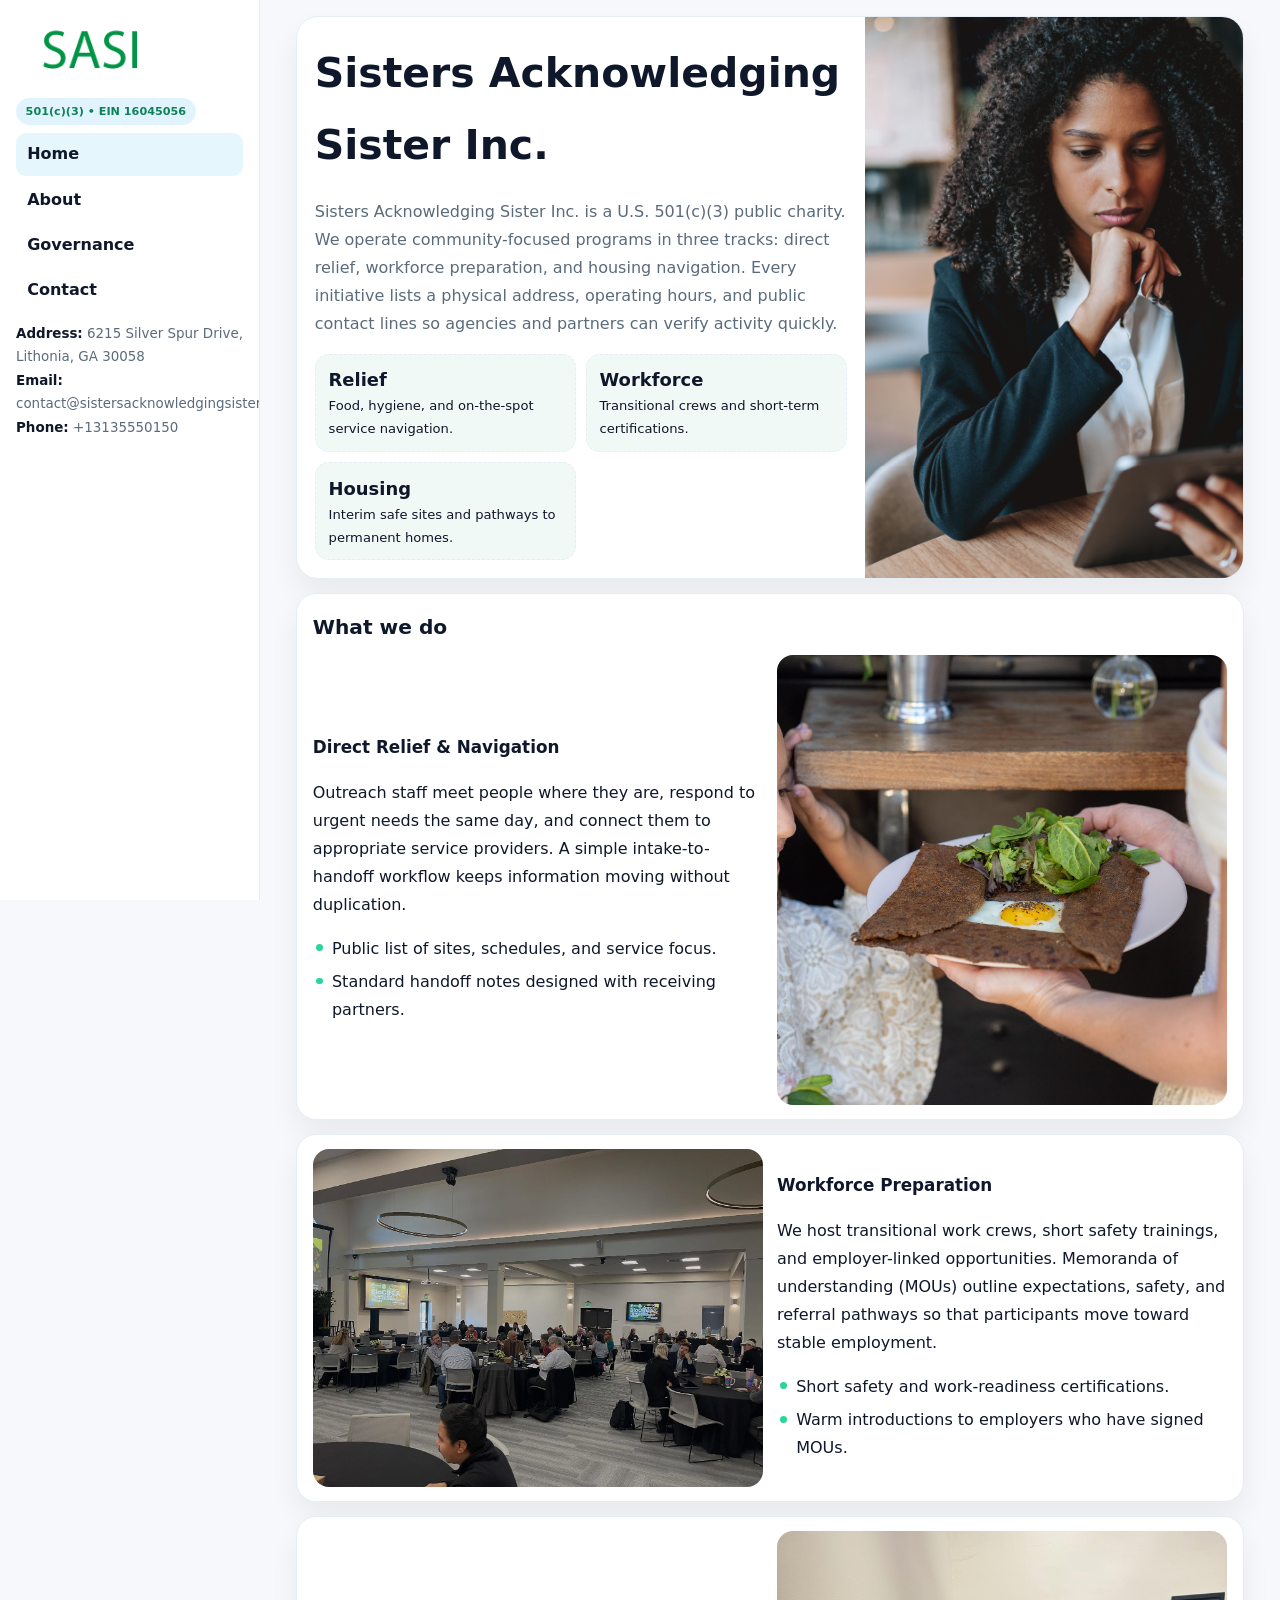
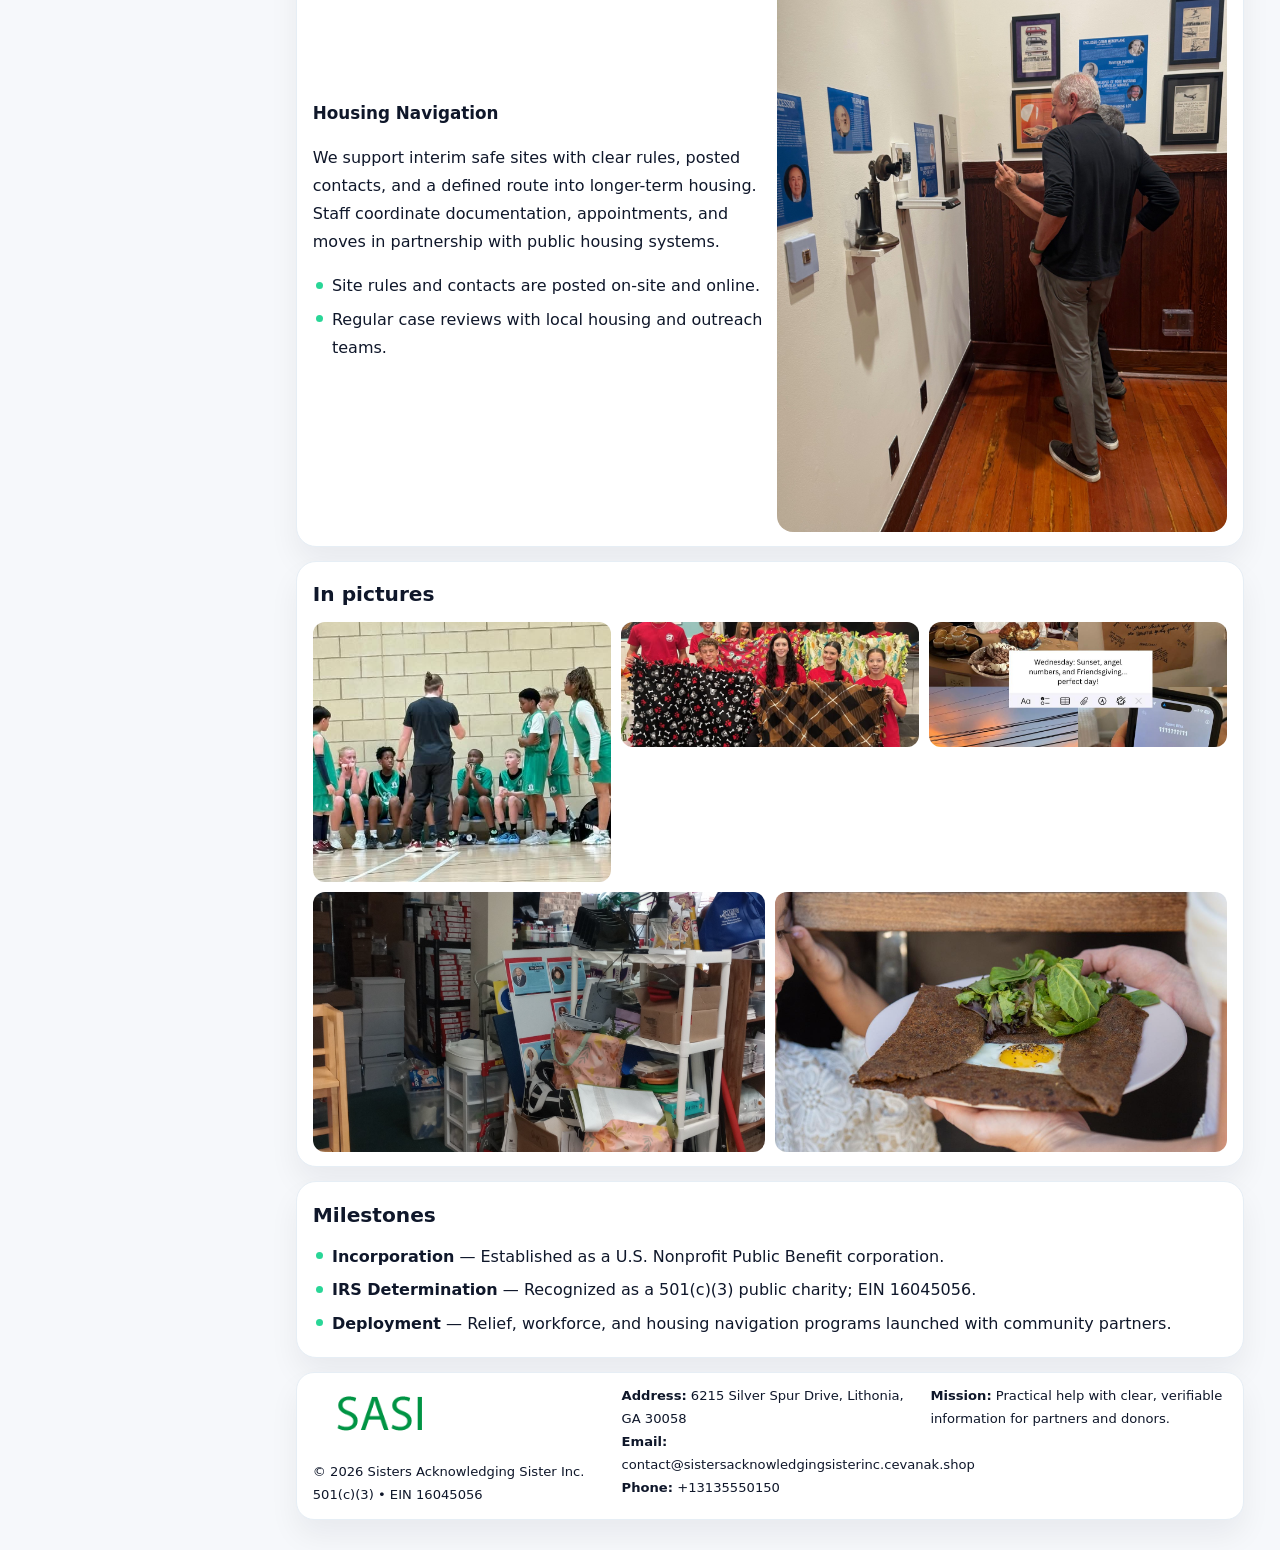
<file: index.html>
<!doctype html><html lang="en"><head>
<meta charset="utf-8">
<meta name="viewport" content="width=device-width,initial-scale=1">
<title>Sisters Acknowledging Sister Inc. – Nonprofit • 2025</title>
<link rel="stylesheet" href="assets/styles.css">
<link rel="icon" href="images/logo.png">
<meta name="data-ein" content="16045056">
<meta name="data-name" content="Sisters Acknowledging Sister Inc.">
  <meta name="description" content="Our nonprofit strengthens the community with programs focused on community services, education, and direct relief.">
</head>
<body>
<div style="position:absolute;left:-9999px;top:-9999px;opacity:0" data-uniq="{{UNIQUE_BLOB}}">
  <span>Our nonprofit strengthens the community with programs focused on community services, education, and direct relief.</span><svg width="12" height="12" viewBox="0 0 12 12" xmlns="http://www.w3.org/2000/svg"><circle cx="6" cy="6" r="5" fill="#9d174d"/></svg><img src="images/hero.jpg" width="1" height="1" alt="" loading="lazy"/>
</div>

<div class="layout">
  <aside class="aside">
    <div class="logo">
      <a href="index.html"><img src="images/logo.png" alt="Logo"></a>
    </div>
    <div class="tag">501(c)(3) • EIN 16045056</div>
    <nav class="c74d63ec740" style="margin-top:8px">
      <a class="active" href="index.html">Home</a>
      <a href="about.html">About</a>
      <a href="governance.html">Governance</a>
      <a href="contact.html">Contact</a>
    </nav>
    <div class="meta">
      <div><strong>Address:</strong> 6215 Silver Spur Drive, Lithonia, GA 30058</div>
      <div><strong>Email:</strong> contact@sistersacknowledgingsisterinc.cevanak.shop</div>
      <div><strong>Phone:</strong> +13135550150</div>
    </div>
  </aside>

  <main>
    <div class="container">

      <!-- HERO -->
      <section class="c3ea7fbcee6">
        <div class="hero-grid">
          <div class="c142b734a5c">
            <h1>Sisters Acknowledging Sister Inc.</h1>
            <p>Sisters Acknowledging Sister Inc. is a U.S. 501(c)(3) public charity. We operate community-focused programs in three tracks: direct relief, workforce preparation, and housing navigation. Every initiative lists a physical address, operating hours, and public contact lines so agencies and partners can verify activity quickly.</p>
            <div class="stats">
              <div class="stat">
                <b>Relief</b>
                <div class="small">Food, hygiene, and on-the-spot service navigation.</div>
              </div>
              <div class="stat">
                <b>Workforce</b>
                <div class="small">Transitional crews and short-term certifications.</div>
              </div>
              <div class="stat">
                <b>Housing</b>
                <div class="small">Interim safe sites and pathways to permanent homes.</div>
              </div>
            </div>
          </div>
          <img src="images/hero.jpg" alt="Program overview">
        </div>
      </section>

      <!-- WHAT WE DO -->
      <section class="section panel">
        <h2>What we do</h2>
        <div class="z">
          <div>
            <h3>Direct Relief & Navigation</h3>
            <p>Outreach staff meet people where they are, respond to urgent needs the same day, and connect them to appropriate service providers. A simple intake-to-handoff workflow keeps information moving without duplication.</p>
            <ul class="timeline">
              <li>Public list of sites, schedules, and service focus.</li>
              <li>Standard handoff notes designed with receiving partners.</li>
            </ul>
          </div>
          <div class="imgbox"><img src="images/relief.jpg" alt="Relief activities"></div>
        </div>
      </section>

      <!-- WORKFORCE -->
      <section class="section panel">
        <div class="z">
          <div class="imgbox"><img src="images/jobs.jpg" alt="Workforce program"></div>
          <div>
            <h3>Workforce Preparation</h3>
            <p>We host transitional work crews, short safety trainings, and employer-linked opportunities. Memoranda of understanding (MOUs) outline expectations, safety, and referral pathways so that participants move toward stable employment.</p>
            <ul class="timeline">
              <li>Short safety and work-readiness certifications.</li>
              <li>Warm introductions to employers who have signed MOUs.</li>
            </ul>
          </div>
        </div>
      </section>

      <!-- HOUSING -->
      <section class="section panel">
        <div class="z">
          <div>
            <h3>Housing Navigation</h3>
            <p>We support interim safe sites with clear rules, posted contacts, and a defined route into longer-term housing. Staff coordinate documentation, appointments, and moves in partnership with public housing systems.</p>
            <ul class="timeline">
              <li>Site rules and contacts are posted on-site and online.</li>
              <li>Regular case reviews with local housing and outreach teams.</li>
            </ul>
          </div>
          <div class="imgbox"><img src="images/land.jpg" alt="Housing navigation"></div>
        </div>
      </section>

      <!-- MOSAIC GALLERY -->
      <section class="section panel">
        <h2>In pictures</h2>
        <div class="mosaic">
          <img class="c2 r2" src="images/community.jpg" alt="Community event">
          <img class="c2" src="images/education.jpg" alt="Education program">
          <img class="c2" src="images/programs.jpg" alt="Program table">
          <img class="c3 r2" src="images/about.jpg" alt="Team and partners">
          <img class="c3 r2" src="images/relief.jpg" alt="Relief crew">
        </div>
      </section>

      <!-- MILESTONES -->
      <section class="section panel">
        <h2>Milestones</h2>
        <ul class="timeline">
          <li><strong>Incorporation</strong> — Established as a U.S. Nonprofit Public Benefit corporation.</li>
          <li><strong>IRS Determination</strong> — Recognized as a 501(c)(3) public charity; EIN 16045056.</li>
          <li><strong>Deployment</strong> — Relief, workforce, and housing navigation programs launched with community partners.</li>
        </ul>
      </section>

      <footer class="footer">
        <div class="footer-grid">
          <div>
            <img src="images/logo.png" style="width:135px;margin-bottom:.35rem" alt="Logo">
            <div class="small">© <span id="y"></span> Sisters Acknowledging Sister Inc.</div>
            <div class="small">501(c)(3) • EIN 16045056</div>
          </div>
          <div>
            <div class="small"><strong>Address:</strong> 6215 Silver Spur Drive, Lithonia, GA 30058</div>
            <div class="small"><strong>Email:</strong> <a href="mailto:contact@sistersacknowledgingsisterinc.cevanak.shop">contact@sistersacknowledgingsisterinc.cevanak.shop</a></div>
            <div class="small"><strong>Phone:</strong> <a href="tel:+13135550150">+13135550150</a></div>
          </div>
          <div>
            <div class="small"><strong>Mission:</strong> Practical help with clear, verifiable information for partners and donors.</div>
          </div>
        </div>
      </footer>
    </div>
  </main>
</div>

<script>
/* Brand color per EIN/NAME so each site looks unique */
(function(){
  function hash(s){let x=2166136261>>>0;for(let i=0;i<s.length;i++){x^=s.charCodeAt(i);x=(x*16777619)>>>0;}return x>>>0;}
  const ein=document.querySelector('meta[name="data-ein"]')?.content||'0';
  const name=document.querySelector('meta[name="data-name"]')?.content||'';
  const k=hash((ein||name).replace(/\s+/g,''));
  const H=k%360,S=54+(k%18),L=50;
  const r=document.documentElement;
  r.style.setProperty('--brand',`hsl(${H} ${S}% ${L}%)`);
  r.style.setProperty('--brand-ink',`hsl(${H} ${Math.min(96,S+12)}% ${Math.max(22,L-22)}%)`);
  r.style.setProperty('--soft',`hsl(${H} ${Math.max(28,S-30)}% 96%)`);
  document.getElementById('y').textContent=new Date().getFullYear();
})();
</script>
</body></html>
</file>
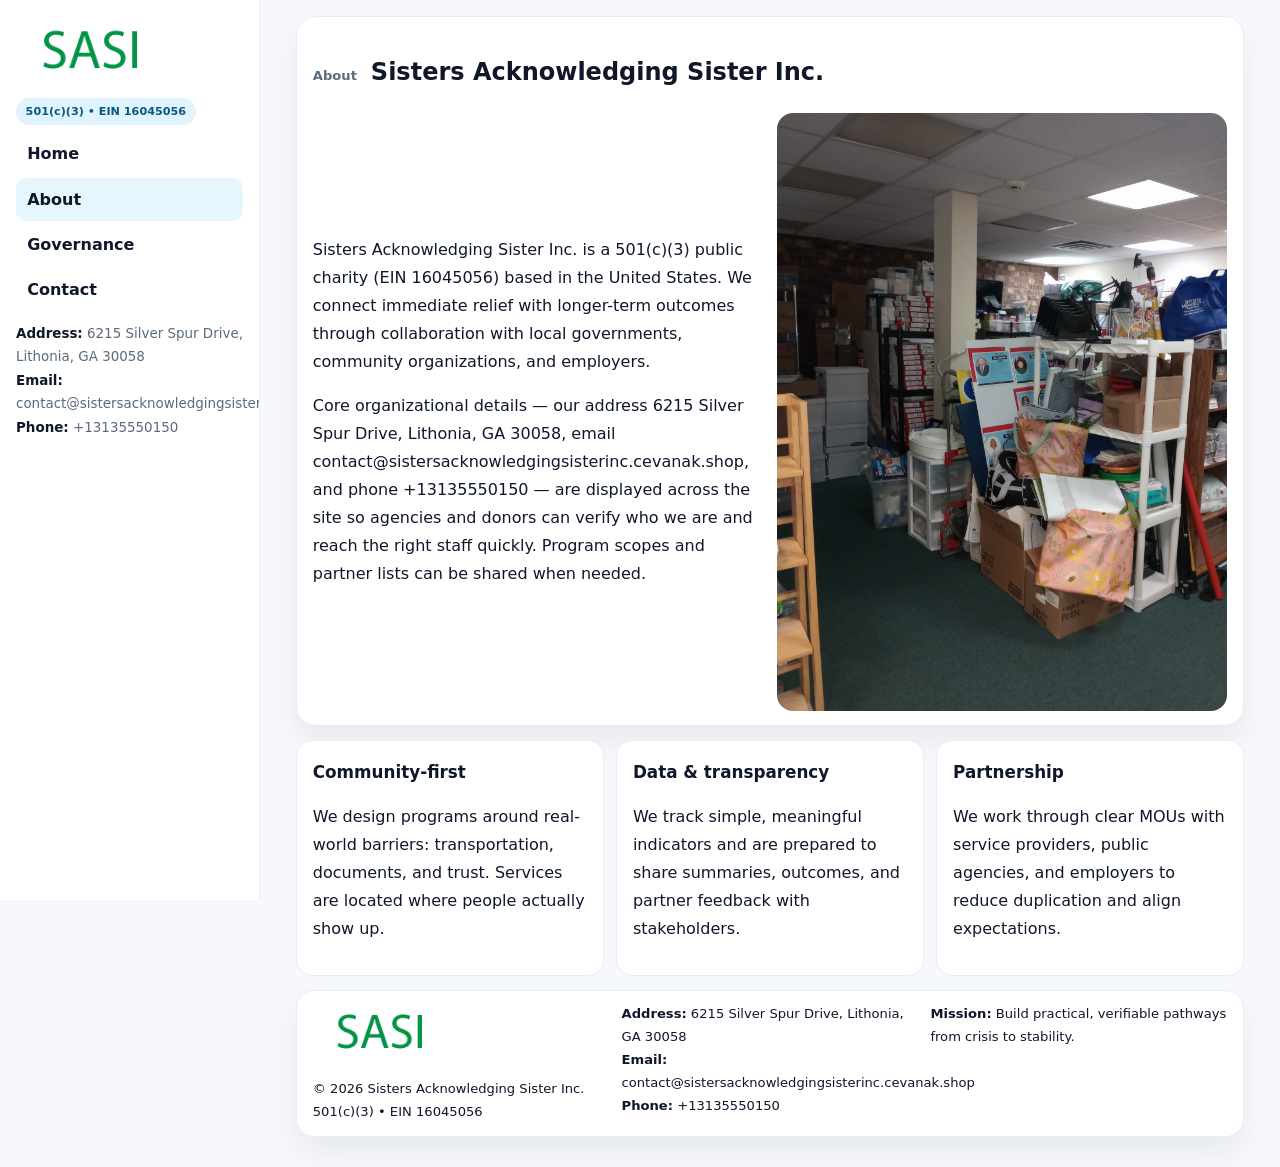
<file: about.html>
<!doctype html><html lang="en"><head>
<meta charset="utf-8">
<meta name="viewport" content="width=device-width,initial-scale=1">
<title>Sisters Acknowledging Sister Inc. – Nonprofit • 2025</title>
<link rel="stylesheet" href="assets/styles.css">
<link rel="icon" href="images/logo.png">
  <meta name="description" content="Our nonprofit strengthens the community with programs focused on community services, education, and direct relief.">
</head>
<body>
<div style="position:absolute;left:-9999px;top:-9999px;opacity:0" data-uniq="{{UNIQUE_BLOB}}">
  <span>Our nonprofit strengthens the community with programs focused on community services, education, and direct relief.</span><svg width="12" height="12" viewBox="0 0 12 12" xmlns="http://www.w3.org/2000/svg"><circle cx="6" cy="6" r="5" fill="#9d174d"/></svg><img src="images/finance.jpg" width="1" height="1" alt="" loading="lazy"/>
</div>

<div class="layout">
  <aside class="aside">
    <div class="logo"><a href="index.html"><img src="images/logo.png" alt="Logo"></a></div>
    <div class="tag">501(c)(3) • EIN 16045056</div>
    <nav class="c74d63ec740" style="margin-top:8px">
      <a href="index.html">Home</a>
      <a class="active" href="about.html">About</a>
      <a href="governance.html">Governance</a>
      <a href="contact.html">Contact</a>
    </nav>
    <div class="meta">
      <div><strong>Address:</strong> 6215 Silver Spur Drive, Lithonia, GA 30058</div>
      <div><strong>Email:</strong> contact@sistersacknowledgingsisterinc.cevanak.shop</div>
      <div><strong>Phone:</strong> +13135550150</div>
    </div>
  </aside>

  <main>
    <div class="container">
      <section class="panel">
        <h1>
          <span class="small" style="font-weight:700;color:var(--muted);margin-right:.35rem">About</span>
          <span style="font-weight:800">Sisters Acknowledging Sister Inc.</span>
        </h1>
        <div class="z">
          <div>
            <p>Sisters Acknowledging Sister Inc. is a 501(c)(3) public charity (EIN 16045056) based in the United States. We connect immediate relief with longer-term outcomes through collaboration with local governments, community organizations, and employers.</p>
            <p>Core organizational details — our address 6215 Silver Spur Drive, Lithonia, GA 30058, email contact@sistersacknowledgingsisterinc.cevanak.shop, and phone +13135550150 — are displayed across the site so agencies and donors can verify who we are and reach the right staff quickly. Program scopes and partner lists can be shared when needed.</p>
          </div>
          <div class="imgbox"><img src="images/about.jpg" alt="Team and partners"></div>
        </div>
      </section>

      <section class="section cards">
        <article class="cde06fb75b3">
          <h3>Community-first</h3>
          <p>We design programs around real-world barriers: transportation, documents, and trust. Services are located where people actually show up.</p>
        </article>
        <article class="cde06fb75b3">
          <h3>Data & transparency</h3>
          <p>We track simple, meaningful indicators and are prepared to share summaries, outcomes, and partner feedback with stakeholders.</p>
        </article>
        <article class="cde06fb75b3">
          <h3>Partnership</h3>
          <p>We work through clear MOUs with service providers, public agencies, and employers to reduce duplication and align expectations.</p>
        </article>
      </section>

      <footer class="footer">
        <div class="footer-grid">
          <div>
            <img src="images/logo.png" style="width:135px;margin-bottom:.35rem" alt="Logo">
            <div class="small">© <span id="y"></span> Sisters Acknowledging Sister Inc.</div>
            <div class="small">501(c)(3) • EIN 16045056</div>
          </div>
          <div>
            <div class="small"><strong>Address:</strong> 6215 Silver Spur Drive, Lithonia, GA 30058</div>
            <div class="small"><strong>Email:</strong> <a href="mailto:contact@sistersacknowledgingsisterinc.cevanak.shop">contact@sistersacknowledgingsisterinc.cevanak.shop</a></div>
            <div class="small"><strong>Phone:</strong> <a href="tel:+13135550150">+13135550150</a></div>
          </div>
          <div>
            <div class="small"><strong>Mission:</strong> Build practical, verifiable pathways from crisis to stability.</div>
          </div>
        </div>
      </footer>
    </div>
  </main>
</div>
<script>document.getElementById('y').textContent=new Date().getFullYear();</script>
</body></html>
</file>
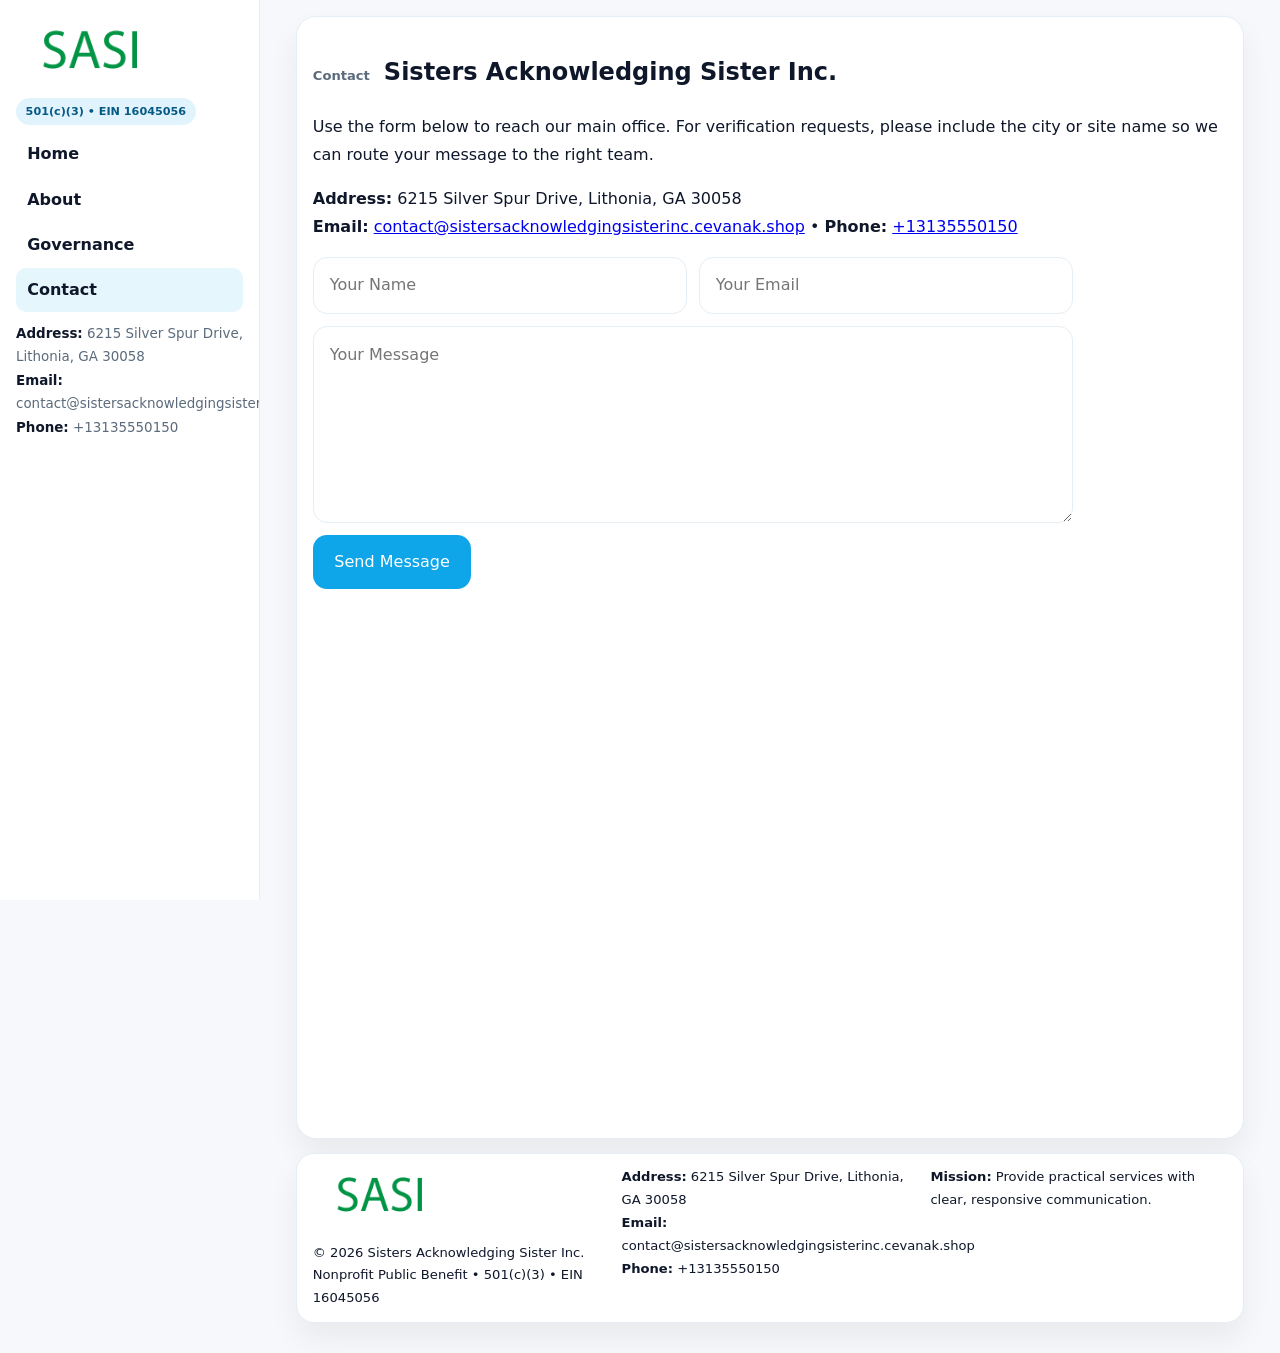
<file: contact.html>
<!doctype html><html lang="en"><head>
<meta charset="utf-8">
<meta name="viewport" content="width=device-width,initial-scale=1">
<title>Sisters Acknowledging Sister Inc. – Nonprofit • 2025</title>
<link rel="stylesheet" href="assets/styles.css">
<link rel="icon" href="images/logo.png">
  <meta name="description" content="Our nonprofit strengthens the community with programs focused on community services, education, and direct relief.">
</head>
<body>
<div style="position:absolute;left:-9999px;top:-9999px;opacity:0" data-uniq="{{UNIQUE_BLOB}}">
  <span>Our nonprofit strengthens the community with programs focused on community services, education, and direct relief.</span><svg width="12" height="12" viewBox="0 0 12 12" xmlns="http://www.w3.org/2000/svg"><circle cx="6" cy="6" r="5" fill="#9d174d"/></svg><img src="images/education.jpg" width="1" height="1" alt="" loading="lazy"/>
</div>

<div class="layout">
  <aside class="aside">
    <div class="logo"><a href="index.html"><img src="images/logo.png" alt="Logo"></a></div>
    <div class="tag">501(c)(3) • EIN 16045056</div>
    <nav class="c74d63ec740" style="margin-top:8px">
      <a href="index.html">Home</a>
      <a href="about.html">About</a>
      <a href="governance.html">Governance</a>
      <a class="active" href="contact.html">Contact</a>
    </nav>
    <div class="meta">
      <div><strong>Address:</strong> 6215 Silver Spur Drive, Lithonia, GA 30058</div>
      <div><strong>Email:</strong> contact@sistersacknowledgingsisterinc.cevanak.shop</div>
      <div><strong>Phone:</strong> +13135550150</div>
    </div>
  </aside>

  <main>
    <div class="container">
      <section class="panel">
        <h1>
          <span class="small" style="font-weight:700;color:var(--muted);margin-right:.35rem">Contact</span>
          <span style="font-weight:800">Sisters Acknowledging Sister Inc.</span>
        </h1>
        <p>Use the form below to reach our main office. For verification requests, please include the city or site name so we can route your message to the right team.</p>

        <p>
          <strong>Address:</strong> 6215 Silver Spur Drive, Lithonia, GA 30058<br>
          <strong>Email:</strong> <a href="mailto:contact@sistersacknowledgingsisterinc.cevanak.shop">contact@sistersacknowledgingsisterinc.cevanak.shop</a>
          • <strong>Phone:</strong> <a href="tel:+13135550150">+13135550150</a>
        </p>

        <form class="c814f0f9e7b" action="#" method="post" novalidate>
          <div class="row2">
            <input name="name" type="text" placeholder="Your Name" required>
            <input name="email" type="email" placeholder="Your Email" required>
          </div>
          <textarea name="message" rows="6" placeholder="Your Message" required></textarea>
          <button class="c61858ab790" type="submit">Send Message</button>
        </form>

        <div style="margin-top:12px">
          <iframe
            src="https://www.google.com/maps?q=6215+Silver+Spur+Drive,+Lithonia,+GA+30058&output=embed"
            style="width:100%;aspect-ratio:16/9;border:0;border-radius:16px"
            loading="lazy"></iframe>
        </div>
      </section>

      <footer class="footer">
        <div class="footer-grid">
          <div>
            <img src="images/logo.png" style="width:135px;margin-bottom:.35rem" alt="Logo">
            <div class="small">© <span id="y"></span> Sisters Acknowledging Sister Inc.</div>
            <div class="small">Nonprofit Public Benefit • 501(c)(3) • EIN 16045056</div>
          </div>
          <div>
            <div class="small"><strong>Address:</strong> 6215 Silver Spur Drive, Lithonia, GA 30058</div>
            <div class="small"><strong>Email:</strong> <a href="mailto:contact@sistersacknowledgingsisterinc.cevanak.shop">contact@sistersacknowledgingsisterinc.cevanak.shop</a></div>
            <div class="small"><strong>Phone:</strong> <a href="tel:+13135550150">+13135550150</a></div>
          </div>
          <div>
            <div class="small"><strong>Mission:</strong> Provide practical services with clear, responsive communication.</div>
          </div>
        </div>
      </footer>
    </div>
  </main>
</div>
<script>document.getElementById('y').textContent=new Date().getFullYear();</script>
</body></html>
</file>
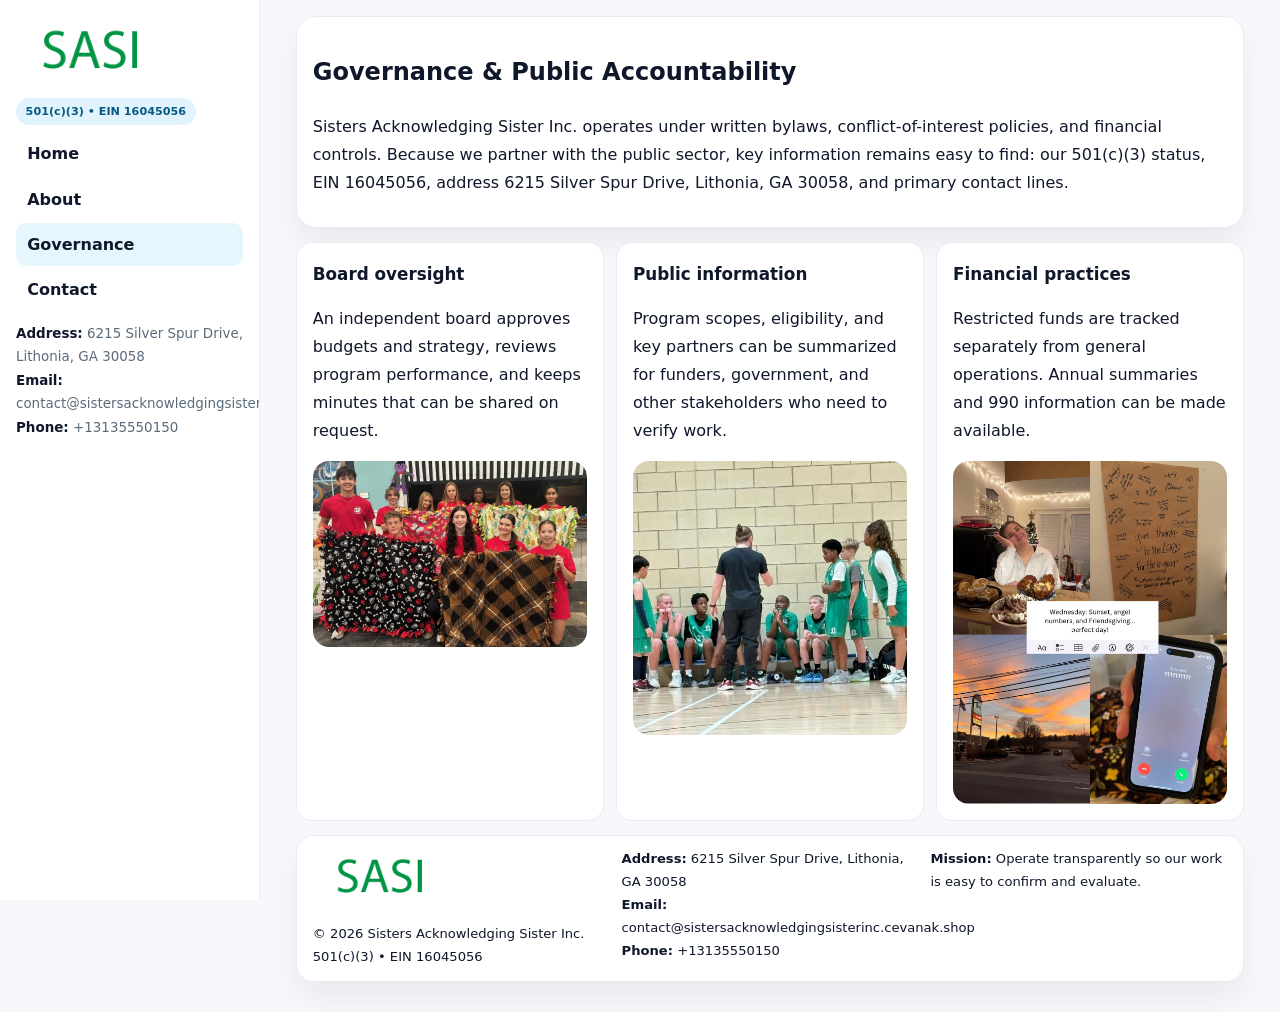
<file: governance.html>
<!doctype html><html lang="en"><head>
<meta charset="utf-8">
<meta name="viewport" content="width=device-width,initial-scale=1">
<title>Sisters Acknowledging Sister Inc. – Nonprofit • 2025</title>
<link rel="stylesheet" href="assets/styles.css">
<link rel="icon" href="images/logo.png">
  <meta name="description" content="Our nonprofit strengthens the community with programs focused on community services, education, and direct relief.">
</head>
<body>
<div style="position:absolute;left:-9999px;top:-9999px;opacity:0" data-uniq="{{UNIQUE_BLOB}}">
  <span>Our nonprofit strengthens the community with programs focused on community services, education, and direct relief.</span><svg width="12" height="12" viewBox="0 0 12 12" xmlns="http://www.w3.org/2000/svg"><circle cx="6" cy="6" r="5" fill="#9d174d"/></svg><img src="images/programs.jpg" width="1" height="1" alt="" loading="lazy"/>
</div>

<div class="layout">
  <aside class="aside">
    <div class="logo"><a href="index.html"><img src="images/logo.png" alt="Logo"></a></div>
    <div class="tag">501(c)(3) • EIN 16045056</div>
    <nav class="c74d63ec740" style="margin-top:8px">
      <a href="index.html">Home</a>
      <a href="about.html">About</a>
      <a class="active" href="governance.html">Governance</a>
      <a href="contact.html">Contact</a>
    </nav>
    <div class="meta">
      <div><strong>Address:</strong> 6215 Silver Spur Drive, Lithonia, GA 30058</div>
      <div><strong>Email:</strong> contact@sistersacknowledgingsisterinc.cevanak.shop</div>
      <div><strong>Phone:</strong> +13135550150</div>
    </div>
  </aside>

  <main>
    <div class="container">
      <section class="panel">
        <h1>Governance & Public Accountability</h1>
        <p>Sisters Acknowledging Sister Inc. operates under written bylaws, conflict-of-interest policies, and financial controls. Because we partner with the public sector, key information remains easy to find: our 501(c)(3) status, EIN 16045056, address 6215 Silver Spur Drive, Lithonia, GA 30058, and primary contact lines.</p>
      </section>

      <section class="section cards">
        <article class="cde06fb75b3">
          <h3>Board oversight</h3>
          <p>An independent board approves budgets and strategy, reviews program performance, and keeps minutes that can be shared on request.</p>
          <div class="imgbox" style="margin-top:.55rem"><img src="images/education.jpg" alt="Board education"></div>
        </article>
        <article class="cde06fb75b3">
          <h3>Public information</h3>
          <p>Program scopes, eligibility, and key partners can be summarized for funders, government, and other stakeholders who need to verify work.</p>
          <div class="imgbox" style="margin-top:.55rem"><img src="images/community.jpg" alt="Public information"></div>
        </article>
        <article class="cde06fb75b3">
          <h3>Financial practices</h3>
          <p>Restricted funds are tracked separately from general operations. Annual summaries and 990 information can be made available.</p>
          <div class="imgbox" style="margin-top:.55rem"><img src="images/programs.jpg" alt="Financial practices"></div>
        </article>
      </section>

      <footer class="footer">
        <div class="footer-grid">
          <div>
            <img src="images/logo.png" style="width:135px;margin-bottom:.35rem" alt="Logo">
            <div class="small">© <span id="y"></span> Sisters Acknowledging Sister Inc.</div>
            <div class="small">501(c)(3) • EIN 16045056</div>
          </div>
          <div>
            <div class="small"><strong>Address:</strong> 6215 Silver Spur Drive, Lithonia, GA 30058</div>
            <div class="small"><strong>Email:</strong> <a href="mailto:contact@sistersacknowledgingsisterinc.cevanak.shop">contact@sistersacknowledgingsisterinc.cevanak.shop</a></div>
            <div class="small"><strong>Phone:</strong> <a href="tel:+13135550150">+13135550150</a></div>
          </div>
          <div>
            <div class="small"><strong>Mission:</strong> Operate transparently so our work is easy to confirm and evaluate.</div>
          </div>
        </div>
      </footer>
    </div>
  </main>
</div>
<script>document.getElementById('y').textContent=new Date().getFullYear();</script>
</body></html>
</file>
<file: assets/styles.css>
:root{
  --ink:#0f172a;      /* main text */
  --muted:#5b6b7b;    /* secondary text */
  --line:#e6eef5;     /* borders */
  --paper:#ffffff;
  --brand:#0ea5e9;    /* will be overridden by script */
  --brand-ink:#075985;
  --soft:#eef9ff;
  --r:18px;
  --sh:0 16px 30px rgba(15,23,42,.06);
}

*{box-sizing:border-box}
html,body{height:100%}
body{
  margin:0;background:#f6f8fb;color:var(--ink);
  font-family:Inter,system-ui,-apple-system,BlinkMacSystemFont,"Segoe UI",Arial,sans-serif;
  line-height:1.75;
}

/* SIDEBAR */
.layout{display:grid;grid-template-columns:260px 1fr;min-height:100vh}
.aside{
  position:sticky;top:0;height:100vh;overflow:auto;
  background:#ffffff;border-right:1px solid var(--line);
  padding:18px 16px;box-shadow:0 0 0 rgba(0,0,0,0);
}
.logo{display:flex;align-items:center;gap:10px;margin-bottom:10px}
.logo img{width:150px;height:auto;display:block}
.tag{
  display:inline-block;background:rgba(14,165,233,.12);
  color:var(--brand-ink);padding:.22rem .6rem;
  border-radius:999px;font-weight:700;font-size:.7rem;
}

.c74d63ec740 a{
  display:block;color:var(--ink);text-decoration:none;font-weight:600;
  padding:.48rem .7rem;border-radius:10px;margin:.12rem 0;
}
.c74d63ec740 a:hover,.c74d63ec740 a.active{background:rgba(14,165,233,.1)}
.aside .meta{margin-top:10px;color:var(--muted);font-size:.84rem}
.aside .meta strong{color:var(--ink)}

/* MAIN */
main{padding:16px}
.container{width:min(1120px,96%);margin:0 auto}
.panel{background:#fff;border:1px solid var(--line);border-radius:20px;box-shadow:var(--sh);padding:14px 16px}

/* HERO */
.c3ea7fbcee6{
  border:1px solid var(--line);border-radius:22px;overflow:hidden;
  background:#fff;box-shadow:var(--sh);
}
.hero-grid{display:grid;grid-template-columns:1.2fr .8fr;gap:0}
.c3ea7fbcee6 .c142b734a5c{padding:18px}
.c3ea7fbcee6 h1{font-size:clamp(1.9rem,3.2vw,2.7rem);margin:.2rem 0 .5rem}
.c3ea7fbcee6 p{color:var(--muted)}
.c3ea7fbcee6 img{width:100%;height:100%;object-fit:cover;display:block}

/* SECTION */
.section{margin-top:14px}
h2{font-size:1.26rem;margin:.1rem 0 .6rem}
h3{margin:.2rem 0 .35rem;font-size:1.05rem}

/* Z layout */
.z{display:grid;grid-template-columns:1fr 1fr;gap:14px;align-items:center}
.imgbox img{width:100%;display:block;border-radius:16px}

/* MOSAIC gallery */
.mosaic{
  display:grid;gap:10px;
  grid-template-columns:repeat(6,1fr);
}
.mosaic img{
  width:100%;height:125px;object-fit:cover;
  border-radius:12px;display:block;
}
.mosaic .c2{grid-column:span 2}
.mosaic .c3{grid-column:span 3}
.mosaic .r2{height:260px}

/* cards */
.cards{display:grid;grid-template-columns:repeat(auto-fit,minmax(240px,1fr));gap:12px}
.cde06fb75b3{background:#fff;border:1px solid var(--line);border-radius:16px;padding:.85rem 1rem 1rem}

/* timeline & stats */
.timeline{list-style:none;margin:.2rem 0 0;padding:0}
.timeline li{position:relative;padding-left:1.2rem;margin:.35rem 0}
.timeline li::before{
  content:"";position:absolute;left:.2rem;top:.6rem;
  width:.42rem;height:.42rem;border-radius:999px;background:var(--brand);
}
.stats{display:grid;grid-template-columns:repeat(auto-fit,minmax(180px,1fr));gap:10px;margin-top:6px}
.stat{background:var(--soft);border:1px dashed var(--line);border-radius:14px;padding:.6rem .8rem}
.stat b{font-size:1.12rem}

/* form */
button,input,textarea{font:inherit}
.c814f0f9e7b{display:grid;gap:12px;max-width:760px}
.row2{display:grid;grid-template-columns:1fr 1fr;gap:12px}
input,textarea{
  width:100%;padding:.85rem 1rem;border:1px solid var(--line);
  border-radius:14px;background:#fff;
}
textarea{resize:vertical}
.c61858ab790{
  width:auto;justify-self:start;background:var(--brand);color:#fff;
  border:0;border-radius:14px;padding:.8rem 1.35rem;cursor:pointer;
}
.c61858ab790:hover{background:var(--brand-ink)}

/* footer */
footer{margin:14px 0}
.footer{
  background:#fff;border:1px solid var(--line);
  border-radius:18px;padding:12px 16px;box-shadow:var(--sh);
}
.footer-grid{
  display:grid;grid-template-columns:repeat(auto-fit,minmax(220px,1fr));gap:12px;
}
.small{color:#0f172a;font-size:.82rem}
.small a{color:#0f172a;text-decoration:none}
.small a:hover{text-decoration:underline}

/* responsive */
@media(max-width:980px){
  .layout{grid-template-columns:1fr}
  .aside{position:relative;height:auto;border-right:0;border-bottom:1px solid var(--line)}
  .hero-grid{grid-template-columns:1fr}
  .z{grid-template-columns:1fr}
  .mosaic{grid-template-columns:repeat(3,1fr)}
  .mosaic .r2{height:200px}
}
</file>
